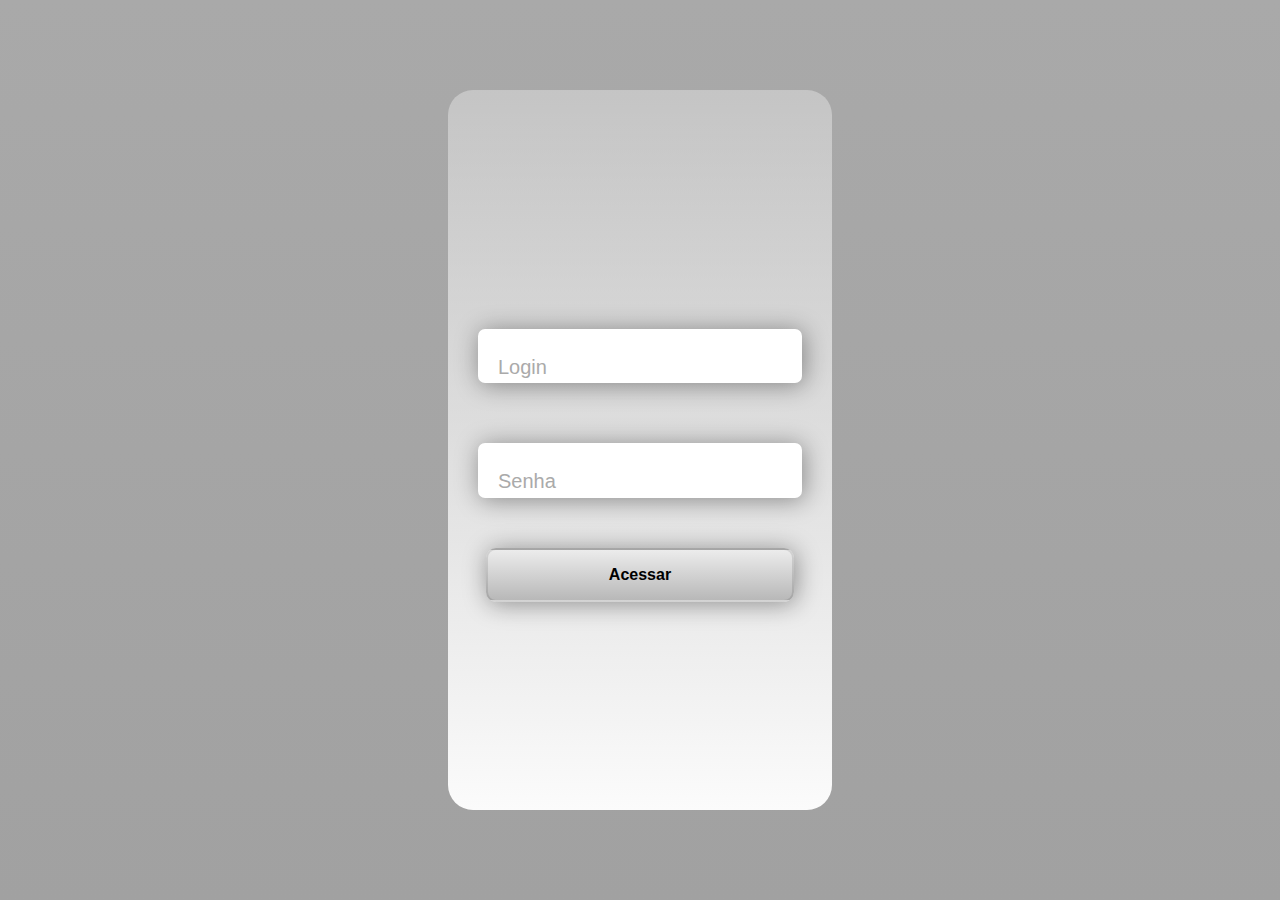
<file: index.html>
<!DOCTYPE html>
<html lang="pt-br">

<head>
    <meta charset="UTF-8">
    <meta name="viewport" content="width=device-width, initial-scale=1.0">
    <link rel="stylesheet" href="app/assets/css/login.css">
    <title>Acesso ao Sistema - Login</title>
</head>

<body>

    <div class="content-login">
        <div class="tela-login">
            <form action="app/assets/php/Request/Login.php" method="post">

                <div class="group-input">
                    <input type="text" id="login" name="email" class="input-text" required>
                    <small class="label-input">Login</small>
                </div> <!--group-input-->

                <div class="group-input">
                    <input type="password" id="password" name="senha" class="input-text" required minlength="4" maxlength="10">
                    <small class="label-input">Senha</small>
                </div> <!--group-input-->

                <div class="btn">
                    <input type="submit" value="Acessar">
                </div>

            </form> <!--form-->
        </div> <!--tela-login-->
    </div> <!--content-login-->

    <script>

        document.querySelectorAll(".label-input").forEach(label => {
            label.addEventListener("click", () => {
                const inputSelect = label.previousElementSibling;
                if (inputSelect){
                    inputSelect.focus();
                }
            })
        })
        document.querySelectorAll(".input-text").forEach(input => {
            input.addEventListener("focus", () => {
                const inputSelecionado = input.nextElementSibling;
                inputSelecionado.style = "top: -5%; fontSize: 14px; color:#333; background-color: #f3f3f3; border-radius: 5px";

            });

            input.addEventListener("blur", () => {
                if (input.value === "") {
                    const inputSelecionado = input.nextElementSibling;
                    inputSelecionado.style = "top: 50%; fontSize: 16px; color:#aaa; background-color: transparent; border-radius: 0";
                }
            });
        });



    </script>
</body>

</html>
</file>
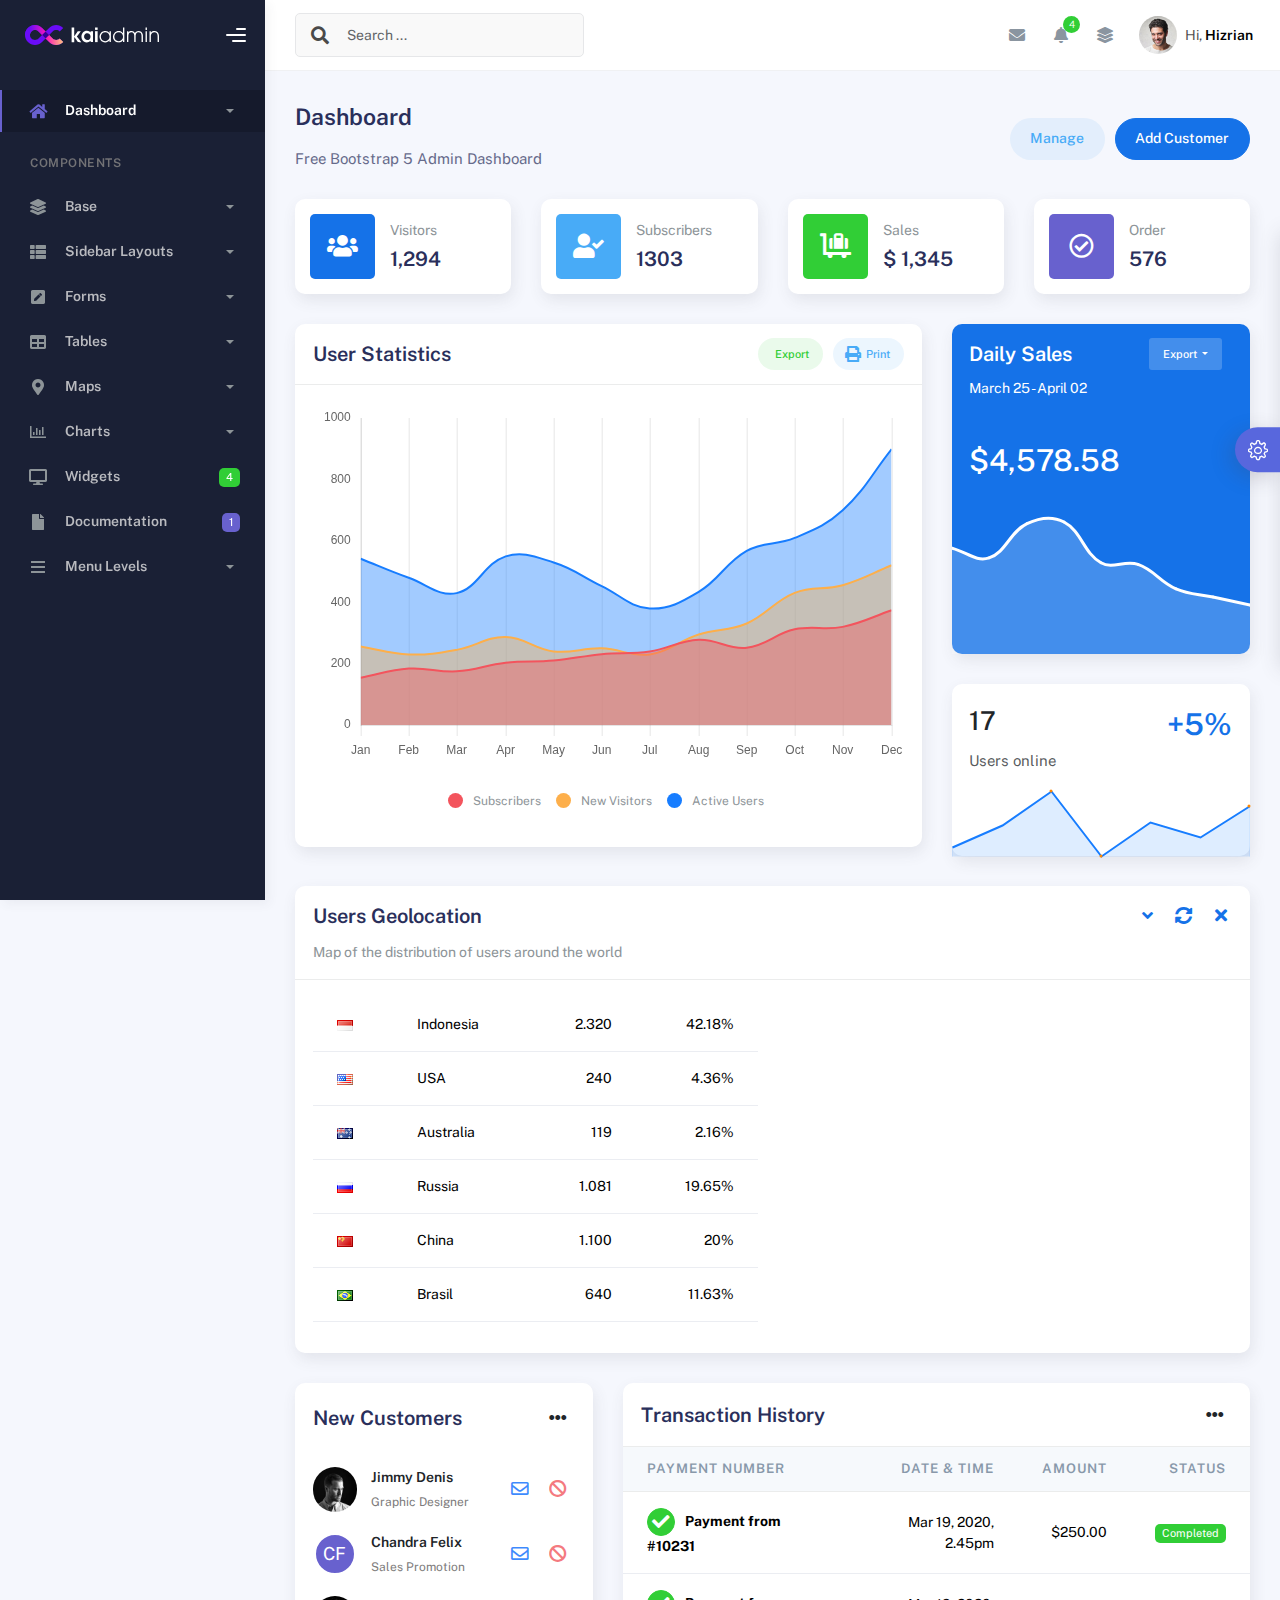
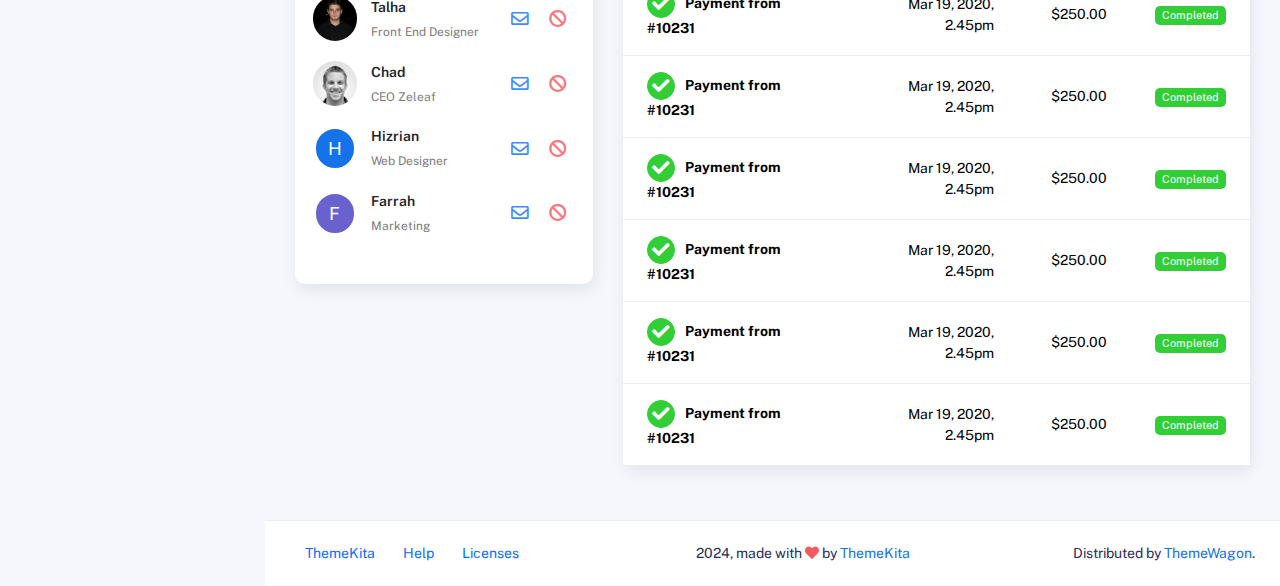
<file: app/MODELO_INDEX.html>
<!DOCTYPE html>
<html lang="pt-br">

<head>
  <meta http-equiv="X-UA-Compatible" content="IE=edge" />
  <title>Bem Vindo - RM Sistemas</title>
  <meta content="width=device-width, initial-scale=1.0, shrink-to-fit=no" name="viewport" />
  <link rel="icon" href="assets/img/kaiadmin/favicon.ico" type="image/x-icon" />

  <!-- Fonts and icons -->
  <script src="assets/js/plugin/webfont/webfont.min.js"></script>
  <script>
    WebFont.load({
      google: { families: ["Public Sans:300,400,500,600,700"] },
      custom: {
        families: [
          "Font Awesome 5 Solid",
          "Font Awesome 5 Regular",
          "Font Awesome 5 Brands",
          "simple-line-icons",
        ],
        urls: ["assets/css/fonts.min.css"],
      },
      active: function () {
        sessionStorage.fonts = true;
      },
    });
  </script>

  <!-- CSS Files -->
  <link rel="stylesheet" href="assets/css/bootstrap.min.css" />
  <link rel="stylesheet" href="assets/css/plugins.min.css" />
  <link rel="stylesheet" href="assets/css/kaiadmin.min.css" />

  <!-- CSS Just for demo purpose, don't include it in your project -->
  <link rel="stylesheet" href="assets/css/demo.css" />
</head>

<body>
  <div class="wrapper">
    <!-- Sidebar -->
    <div class="sidebar" data-background-color="dark">
      <div class="sidebar-logo">
        <!-- Logo Header -->
        <div class="logo-header" data-background-color="dark">
          <a href="index.html" class="logo">
            <img src="assets/img/kaiadmin/logo_light.svg" alt="navbar brand" class="navbar-brand" height="20" />
          </a>
          <div class="nav-toggle">
            <button class="btn btn-toggle toggle-sidebar">
              <i class="gg-menu-right"></i>
            </button>
            <button class="btn btn-toggle sidenav-toggler">
              <i class="gg-menu-left"></i>
            </button>
          </div>
          <button class="topbar-toggler more">
            <i class="gg-more-vertical-alt"></i>
          </button>
        </div>
        <!-- End Logo Header -->
      </div>
      <div class="sidebar-wrapper scrollbar scrollbar-inner">
        <div class="sidebar-content">
          <ul class="nav nav-secondary">
            <li class="nav-item active">
              <a data-bs-toggle="collapse" href="#dashboard" class="collapsed" aria-expanded="false">
                <i class="fas fa-home"></i>
                <p>Dashboard</p>
                <span class="caret"></span>
              </a>
              <div class="collapse" id="dashboard">
                <ul class="nav nav-collapse">
                  <li>
                    <a href="../demo1/index.html">
                      <span class="sub-item">Dashboard 1</span>
                    </a>
                  </li>
                </ul>
              </div>
            </li>
            <li class="nav-section">
              <span class="sidebar-mini-icon">
                <i class="fa fa-ellipsis-h"></i>
              </span>
              <h4 class="text-section">Components</h4>
            </li>
            <li class="nav-item">
              <a data-bs-toggle="collapse" href="#base">
                <i class="fas fa-layer-group"></i>
                <p>Base</p>
                <span class="caret"></span>
              </a>
              <div class="collapse" id="base">
                <ul class="nav nav-collapse">
                  <li>
                    <a href="components/avatars.html">
                      <span class="sub-item">Avatars</span>
                    </a>
                  </li>
                  <li>
                    <a href="components/buttons.html">
                      <span class="sub-item">Buttons</span>
                    </a>
                  </li>
                  <li>
                    <a href="components/gridsystem.html">
                      <span class="sub-item">Grid System</span>
                    </a>
                  </li>
                  <li>
                    <a href="components/panels.html">
                      <span class="sub-item">Panels</span>
                    </a>
                  </li>
                  <li>
                    <a href="components/notifications.html">
                      <span class="sub-item">Notifications</span>
                    </a>
                  </li>
                  <li>
                    <a href="components/sweetalert.html">
                      <span class="sub-item">Sweet Alert</span>
                    </a>
                  </li>
                  <li>
                    <a href="components/font-awesome-icons.html">
                      <span class="sub-item">Font Awesome Icons</span>
                    </a>
                  </li>
                  <li>
                    <a href="components/simple-line-icons.html">
                      <span class="sub-item">Simple Line Icons</span>
                    </a>
                  </li>
                  <li>
                    <a href="components/typography.html">
                      <span class="sub-item">Typography</span>
                    </a>
                  </li>
                </ul>
              </div>
            </li>
            <li class="nav-item">
              <a data-bs-toggle="collapse" href="#sidebarLayouts">
                <i class="fas fa-th-list"></i>
                <p>Sidebar Layouts</p>
                <span class="caret"></span>
              </a>
              <div class="collapse" id="sidebarLayouts">
                <ul class="nav nav-collapse">
                  <li>
                    <a href="sidebar-style-2.html">
                      <span class="sub-item">Sidebar Style 2</span>
                    </a>
                  </li>
                  <li>
                    <a href="icon-menu.html">
                      <span class="sub-item">Icon Menu</span>
                    </a>
                  </li>
                </ul>
              </div>
            </li>
            <li class="nav-item">
              <a data-bs-toggle="collapse" href="#forms">
                <i class="fas fa-pen-square"></i>
                <p>Forms</p>
                <span class="caret"></span>
              </a>
              <div class="collapse" id="forms">
                <ul class="nav nav-collapse">
                  <li>
                    <a href="forms/forms.html">
                      <span class="sub-item">Basic Form</span>
                    </a>
                  </li>
                </ul>
              </div>
            </li>
            <li class="nav-item">
              <a data-bs-toggle="collapse" href="#tables">
                <i class="fas fa-table"></i>
                <p>Tables</p>
                <span class="caret"></span>
              </a>
              <div class="collapse" id="tables">
                <ul class="nav nav-collapse">
                  <li>
                    <a href="tables/tables.html">
                      <span class="sub-item">Basic Table</span>
                    </a>
                  </li>
                  <li>
                    <a href="tables/datatables.html">
                      <span class="sub-item">Datatables</span>
                    </a>
                  </li>
                </ul>
              </div>
            </li>
            <li class="nav-item">
              <a data-bs-toggle="collapse" href="#maps">
                <i class="fas fa-map-marker-alt"></i>
                <p>Maps</p>
                <span class="caret"></span>
              </a>
              <div class="collapse" id="maps">
                <ul class="nav nav-collapse">
                  <li>
                    <a href="maps/googlemaps.html">
                      <span class="sub-item">Google Maps</span>
                    </a>
                  </li>
                  <li>
                    <a href="maps/jsvectormap.html">
                      <span class="sub-item">Jsvectormap</span>
                    </a>
                  </li>
                </ul>
              </div>
            </li>
            <li class="nav-item">
              <a data-bs-toggle="collapse" href="#charts">
                <i class="far fa-chart-bar"></i>
                <p>Charts</p>
                <span class="caret"></span>
              </a>
              <div class="collapse" id="charts">
                <ul class="nav nav-collapse">
                  <li>
                    <a href="charts/charts.html">
                      <span class="sub-item">Chart Js</span>
                    </a>
                  </li>
                  <li>
                    <a href="charts/sparkline.html">
                      <span class="sub-item">Sparkline</span>
                    </a>
                  </li>
                </ul>
              </div>
            </li>
            <li class="nav-item">
              <a href="widgets.html">
                <i class="fas fa-desktop"></i>
                <p>Widgets</p>
                <span class="badge badge-success">4</span>
              </a>
            </li>
            <li class="nav-item">
              <a href="../../documentation/index.html">
                <i class="fas fa-file"></i>
                <p>Documentation</p>
                <span class="badge badge-secondary">1</span>
              </a>
            </li>
            <li class="nav-item">
              <a data-bs-toggle="collapse" href="#submenu">
                <i class="fas fa-bars"></i>
                <p>Menu Levels</p>
                <span class="caret"></span>
              </a>
              <div class="collapse" id="submenu">
                <ul class="nav nav-collapse">
                  <li>
                    <a data-bs-toggle="collapse" href="#subnav1">
                      <span class="sub-item">Level 1</span>
                      <span class="caret"></span>
                    </a>
                    <div class="collapse" id="subnav1">
                      <ul class="nav nav-collapse subnav">
                        <li>
                          <a href="#">
                            <span class="sub-item">Level 2</span>
                          </a>
                        </li>
                        <li>
                          <a href="#">
                            <span class="sub-item">Level 2</span>
                          </a>
                        </li>
                      </ul>
                    </div>
                  </li>
                  <li>
                    <a data-bs-toggle="collapse" href="#subnav2">
                      <span class="sub-item">Level 1</span>
                      <span class="caret"></span>
                    </a>
                    <div class="collapse" id="subnav2">
                      <ul class="nav nav-collapse subnav">
                        <li>
                          <a href="#">
                            <span class="sub-item">Level 2</span>
                          </a>
                        </li>
                      </ul>
                    </div>
                  </li>
                  <li>
                    <a href="#">
                      <span class="sub-item">Level 1</span>
                    </a>
                  </li>
                </ul>
              </div>
            </li> <!-- nav-item modelo menu-->
          </ul>
        </div>
      </div>
    </div>
    <!-- End Sidebar -->

    <div class="main-panel">
      <div class="main-header">
        <div class="main-header-logo">
          <!-- Logo Header -->
          <div class="logo-header" data-background-color="dark">
            <a href="index.html" class="logo">
              <img src="assets/img/kaiadmin/logo_light.svg" alt="navbar brand" class="navbar-brand" height="20" />
            </a>
            <div class="nav-toggle">
              <button class="btn btn-toggle toggle-sidebar">
                <i class="gg-menu-right"></i>
              </button>
              <button class="btn btn-toggle sidenav-toggler">
                <i class="gg-menu-left"></i>
              </button>
            </div>
            <button class="topbar-toggler more">
              <i class="gg-more-vertical-alt"></i>
            </button>
          </div>
          <!-- End Logo Header -->
        </div>
        <!-- Navbar Header -->
        <nav class="navbar navbar-header navbar-header-transparent navbar-expand-lg border-bottom">
          <div class="container-fluid">
            <nav class="navbar navbar-header-left navbar-expand-lg navbar-form nav-search p-0 d-none d-lg-flex">
              <div class="input-group">
                <div class="input-group-prepend">
                  <button type="submit" class="btn btn-search pe-1">
                    <i class="fa fa-search search-icon"></i>
                  </button>
                </div>
                <input type="text" placeholder="Search ..." class="form-control" />
              </div>
            </nav>

            <ul class="navbar-nav topbar-nav ms-md-auto align-items-center">
              <li class="nav-item topbar-icon dropdown hidden-caret d-flex d-lg-none">
                <a class="nav-link dropdown-toggle" data-bs-toggle="dropdown" href="#" role="button"
                  aria-expanded="false" aria-haspopup="true">
                  <i class="fa fa-search"></i>
                </a>
                <ul class="dropdown-menu dropdown-search animated fadeIn">
                  <form class="navbar-left navbar-form nav-search">
                    <div class="input-group">
                      <input type="text" placeholder="Search ..." class="form-control" />
                    </div>
                  </form>
                </ul>
              </li>
              <li class="nav-item topbar-icon dropdown hidden-caret">
                <a class="nav-link dropdown-toggle" href="#" id="messageDropdown" role="button"
                  data-bs-toggle="dropdown" aria-haspopup="true" aria-expanded="false">
                  <i class="fa fa-envelope"></i>
                </a>
                <ul class="dropdown-menu messages-notif-box animated fadeIn" aria-labelledby="messageDropdown">
                  <li>
                    <div class="dropdown-title d-flex justify-content-between align-items-center">
                      Messages
                      <a href="#" class="small">Mark all as read</a>
                    </div>
                  </li>
                  <li>
                    <div class="message-notif-scroll scrollbar-outer">
                      <div class="notif-center">
                        <a href="#">
                          <div class="notif-img">
                            <img src="assets/img/jm_denis.jpg" alt="Img Profile" />
                          </div>
                          <div class="notif-content">
                            <span class="subject">Jimmy Denis</span>
                            <span class="block"> How are you ? </span>
                            <span class="time">5 minutes ago</span>
                          </div>
                        </a>
                        <a href="#">
                          <div class="notif-img">
                            <img src="assets/img/chadengle.jpg" alt="Img Profile" />
                          </div>
                          <div class="notif-content">
                            <span class="subject">Chad</span>
                            <span class="block"> Ok, Thanks ! </span>
                            <span class="time">12 minutes ago</span>
                          </div>
                        </a>
                        <a href="#">
                          <div class="notif-img">
                            <img src="assets/img/mlane.jpg" alt="Img Profile" />
                          </div>
                          <div class="notif-content">
                            <span class="subject">Jhon Doe</span>
                            <span class="block">
                              Ready for the meeting today...
                            </span>
                            <span class="time">12 minutes ago</span>
                          </div>
                        </a>
                        <a href="#">
                          <div class="notif-img">
                            <img src="assets/img/talha.jpg" alt="Img Profile" />
                          </div>
                          <div class="notif-content">
                            <span class="subject">Talha</span>
                            <span class="block"> Hi, Apa Kabar ? </span>
                            <span class="time">17 minutes ago</span>
                          </div>
                        </a>
                      </div>
                    </div>
                  </li>
                  <li>
                    <a class="see-all" href="javascript:void(0);">See all messages<i class="fa fa-angle-right"></i>
                    </a>
                  </li>
                </ul>
              </li>
              <li class="nav-item topbar-icon dropdown hidden-caret">
                <a class="nav-link dropdown-toggle" href="#" id="notifDropdown" role="button" data-bs-toggle="dropdown"
                  aria-haspopup="true" aria-expanded="false">
                  <i class="fa fa-bell"></i>
                  <span class="notification">4</span>
                </a>
                <ul class="dropdown-menu notif-box animated fadeIn" aria-labelledby="notifDropdown">
                  <li>
                    <div class="dropdown-title">
                      You have 4 new notification
                    </div>
                  </li>
                  <li>
                    <div class="notif-scroll scrollbar-outer">
                      <div class="notif-center">
                        <a href="#">
                          <div class="notif-icon notif-primary">
                            <i class="fa fa-user-plus"></i>
                          </div>
                          <div class="notif-content">
                            <span class="block"> New user registered </span>
                            <span class="time">5 minutes ago</span>
                          </div>
                        </a>
                        <a href="#">
                          <div class="notif-icon notif-success">
                            <i class="fa fa-comment"></i>
                          </div>
                          <div class="notif-content">
                            <span class="block">
                              Rahmad commented on Admin
                            </span>
                            <span class="time">12 minutes ago</span>
                          </div>
                        </a>
                        <a href="#">
                          <div class="notif-img">
                            <img src="assets/img/profile2.jpg" alt="Img Profile" />
                          </div>
                          <div class="notif-content">
                            <span class="block">
                              Reza send messages to you
                            </span>
                            <span class="time">12 minutes ago</span>
                          </div>
                        </a>
                        <a href="#">
                          <div class="notif-icon notif-danger">
                            <i class="fa fa-heart"></i>
                          </div>
                          <div class="notif-content">
                            <span class="block"> Farrah liked Admin </span>
                            <span class="time">17 minutes ago</span>
                          </div>
                        </a>
                      </div>
                    </div>
                  </li>
                  <li>
                    <a class="see-all" href="javascript:void(0);">See all notifications<i class="fa fa-angle-right"></i>
                    </a>
                  </li>
                </ul>
              </li>
              <li class="nav-item topbar-icon dropdown hidden-caret">
                <a class="nav-link" data-bs-toggle="dropdown" href="#" aria-expanded="false">
                  <i class="fas fa-layer-group"></i>
                </a>
                <div class="dropdown-menu quick-actions animated fadeIn">
                  <div class="quick-actions-header">
                    <span class="title mb-1">Quick Actions</span>
                    <span class="subtitle op-7">Shortcuts</span>
                  </div>
                  <div class="quick-actions-scroll scrollbar-outer">
                    <div class="quick-actions-items">
                      <div class="row m-0">
                        <a class="col-6 col-md-4 p-0" href="#">
                          <div class="quick-actions-item">
                            <div class="avatar-item bg-danger rounded-circle">
                              <i class="far fa-calendar-alt"></i>
                            </div>
                            <span class="text">Calendar</span>
                          </div>
                        </a>
                        <a class="col-6 col-md-4 p-0" href="#">
                          <div class="quick-actions-item">
                            <div class="avatar-item bg-warning rounded-circle">
                              <i class="fas fa-map"></i>
                            </div>
                            <span class="text">Maps</span>
                          </div>
                        </a>
                        <a class="col-6 col-md-4 p-0" href="#">
                          <div class="quick-actions-item">
                            <div class="avatar-item bg-info rounded-circle">
                              <i class="fas fa-file-excel"></i>
                            </div>
                            <span class="text">Reports</span>
                          </div>
                        </a>
                        <a class="col-6 col-md-4 p-0" href="#">
                          <div class="quick-actions-item">
                            <div class="avatar-item bg-success rounded-circle">
                              <i class="fas fa-envelope"></i>
                            </div>
                            <span class="text">Emails</span>
                          </div>
                        </a>
                        <a class="col-6 col-md-4 p-0" href="#">
                          <div class="quick-actions-item">
                            <div class="avatar-item bg-primary rounded-circle">
                              <i class="fas fa-file-invoice-dollar"></i>
                            </div>
                            <span class="text">Invoice</span>
                          </div>
                        </a>
                        <a class="col-6 col-md-4 p-0" href="#">
                          <div class="quick-actions-item">
                            <div class="avatar-item bg-secondary rounded-circle">
                              <i class="fas fa-credit-card"></i>
                            </div>
                            <span class="text">Payments</span>
                          </div>
                        </a>
                      </div>
                    </div>
                  </div>
                </div>
              </li>

              <li class="nav-item topbar-user dropdown hidden-caret">
                <a class="dropdown-toggle profile-pic" data-bs-toggle="dropdown" href="#" aria-expanded="false">
                  <div class="avatar-sm">
                    <img src="assets/img/profile.jpg" alt="..." class="avatar-img rounded-circle" />
                  </div>
                  <span class="profile-username">
                    <span class="op-7">Hi,</span>
                    <span class="fw-bold">Hizrian</span>
                  </span>
                </a>
                <ul class="dropdown-menu dropdown-user animated fadeIn">
                  <div class="dropdown-user-scroll scrollbar-outer">
                    <li>
                      <div class="user-box">
                        <div class="avatar-lg">
                          <img src="assets/img/profile.jpg" alt="image profile" class="avatar-img rounded" />
                        </div>
                        <div class="u-text">
                          <h4>Hizrian</h4>
                          <p class="text-muted">hello@example.com</p>
                          <a href="profile.html" class="btn btn-xs btn-secondary btn-sm">View Profile</a>
                        </div>
                      </div>
                    </li>
                    <li>
                      <div class="dropdown-divider"></div>
                      <a class="dropdown-item" href="#">My Profile</a>
                      <a class="dropdown-item" href="#">My Balance</a>
                      <a class="dropdown-item" href="#">Inbox</a>
                      <div class="dropdown-divider"></div>
                      <a class="dropdown-item" href="#">Account Setting</a>
                      <div class="dropdown-divider"></div>
                      <a class="dropdown-item" href="#">Logout</a>
                    </li>
                  </div>
                </ul>
              </li>
            </ul>
          </div>
        </nav>
        <!-- End Navbar -->
      </div>

      <div class="container">
        <div class="page-inner">
          <div class="d-flex align-items-left align-items-md-center flex-column flex-md-row pt-2 pb-4">
            <div>
              <h3 class="fw-bold mb-3">Dashboard</h3>
              <h6 class="op-7 mb-2">Free Bootstrap 5 Admin Dashboard</h6>
            </div>
            <div class="ms-md-auto py-2 py-md-0">
              <a href="#" class="btn btn-label-info btn-round me-2">Manage</a>
              <a href="#" class="btn btn-primary btn-round">Add Customer</a>
            </div>
          </div>
          <div class="row">
            <div class="col-sm-6 col-md-3">
              <div class="card card-stats card-round">
                <div class="card-body">
                  <div class="row align-items-center">
                    <div class="col-icon">
                      <div class="icon-big text-center icon-primary bubble-shadow-small">
                        <i class="fas fa-users"></i>
                      </div>
                    </div>
                    <div class="col col-stats ms-3 ms-sm-0">
                      <div class="numbers">
                        <p class="card-category">Visitors</p>
                        <h4 class="card-title">1,294</h4>
                      </div>
                    </div>
                  </div>
                </div>
              </div>
            </div>
            <div class="col-sm-6 col-md-3">
              <div class="card card-stats card-round">
                <div class="card-body">
                  <div class="row align-items-center">
                    <div class="col-icon">
                      <div class="icon-big text-center icon-info bubble-shadow-small">
                        <i class="fas fa-user-check"></i>
                      </div>
                    </div>
                    <div class="col col-stats ms-3 ms-sm-0">
                      <div class="numbers">
                        <p class="card-category">Subscribers</p>
                        <h4 class="card-title">1303</h4>
                      </div>
                    </div>
                  </div>
                </div>
              </div>
            </div>
            <div class="col-sm-6 col-md-3">
              <div class="card card-stats card-round">
                <div class="card-body">
                  <div class="row align-items-center">
                    <div class="col-icon">
                      <div class="icon-big text-center icon-success bubble-shadow-small">
                        <i class="fas fa-luggage-cart"></i>
                      </div>
                    </div>
                    <div class="col col-stats ms-3 ms-sm-0">
                      <div class="numbers">
                        <p class="card-category">Sales</p>
                        <h4 class="card-title">$ 1,345</h4>
                      </div>
                    </div>
                  </div>
                </div>
              </div>
            </div>
            <div class="col-sm-6 col-md-3">
              <div class="card card-stats card-round">
                <div class="card-body">
                  <div class="row align-items-center">
                    <div class="col-icon">
                      <div class="icon-big text-center icon-secondary bubble-shadow-small">
                        <i class="far fa-check-circle"></i>
                      </div>
                    </div>
                    <div class="col col-stats ms-3 ms-sm-0">
                      <div class="numbers">
                        <p class="card-category">Order</p>
                        <h4 class="card-title">576</h4>
                      </div>
                    </div>
                  </div>
                </div>
              </div>
            </div>
          </div>
          <div class="row">
            <div class="col-md-8">
              <div class="card card-round">
                <div class="card-header">
                  <div class="card-head-row">
                    <div class="card-title">User Statistics</div>
                    <div class="card-tools">
                      <a href="#" class="btn btn-label-success btn-round btn-sm me-2">
                        <span class="btn-label">
                          <i class="fa fa-pencil"></i>
                        </span>
                        Export
                      </a>
                      <a href="#" class="btn btn-label-info btn-round btn-sm">
                        <span class="btn-label">
                          <i class="fa fa-print"></i>
                        </span>
                        Print
                      </a>
                    </div>
                  </div>
                </div>
                <div class="card-body">
                  <div class="chart-container" style="min-height: 375px">
                    <canvas id="statisticsChart"></canvas>
                  </div>
                  <div id="myChartLegend"></div>
                </div>
              </div>
            </div>
            <div class="col-md-4">
              <div class="card card-primary card-round">
                <div class="card-header">
                  <div class="card-head-row">
                    <div class="card-title">Daily Sales</div>
                    <div class="card-tools">
                      <div class="dropdown">
                        <button class="btn btn-sm btn-label-light dropdown-toggle" type="button" id="dropdownMenuButton"
                          data-bs-toggle="dropdown" aria-haspopup="true" aria-expanded="false">
                          Export
                        </button>
                        <div class="dropdown-menu" aria-labelledby="dropdownMenuButton">
                          <a class="dropdown-item" href="#">Action</a>
                          <a class="dropdown-item" href="#">Another action</a>
                          <a class="dropdown-item" href="#">Something else here</a>
                        </div>
                      </div>
                    </div>
                  </div>
                  <div class="card-category">March 25 - April 02</div>
                </div>
                <div class="card-body pb-0">
                  <div class="mb-4 mt-2">
                    <h1>$4,578.58</h1>
                  </div>
                  <div class="pull-in">
                    <canvas id="dailySalesChart"></canvas>
                  </div>
                </div>
              </div>
              <div class="card card-round">
                <div class="card-body pb-0">
                  <div class="h1 fw-bold float-end text-primary">+5%</div>
                  <h2 class="mb-2">17</h2>
                  <p class="text-muted">Users online</p>
                  <div class="pull-in sparkline-fix">
                    <div id="lineChart"></div>
                  </div>
                </div>
              </div>
            </div>
          </div>
          <div class="row">
            <div class="col-md-12">
              <div class="card card-round">
                <div class="card-header">
                  <div class="card-head-row card-tools-still-right">
                    <h4 class="card-title">Users Geolocation</h4>
                    <div class="card-tools">
                      <button class="btn btn-icon btn-link btn-primary btn-xs">
                        <span class="fa fa-angle-down"></span>
                      </button>
                      <button class="btn btn-icon btn-link btn-primary btn-xs btn-refresh-card">
                        <span class="fa fa-sync-alt"></span>
                      </button>
                      <button class="btn btn-icon btn-link btn-primary btn-xs">
                        <span class="fa fa-times"></span>
                      </button>
                    </div>
                  </div>
                  <p class="card-category">
                    Map of the distribution of users around the world
                  </p>
                </div>
                <div class="card-body">
                  <div class="row">
                    <div class="col-md-6">
                      <div class="table-responsive table-hover table-sales">
                        <table class="table">
                          <tbody>
                            <tr>
                              <td>
                                <div class="flag">
                                  <img src="assets/img/flags/id.png" alt="indonesia" />
                                </div>
                              </td>
                              <td>Indonesia</td>
                              <td class="text-end">2.320</td>
                              <td class="text-end">42.18%</td>
                            </tr>
                            <tr>
                              <td>
                                <div class="flag">
                                  <img src="assets/img/flags/us.png" alt="united states" />
                                </div>
                              </td>
                              <td>USA</td>
                              <td class="text-end">240</td>
                              <td class="text-end">4.36%</td>
                            </tr>
                            <tr>
                              <td>
                                <div class="flag">
                                  <img src="assets/img/flags/au.png" alt="australia" />
                                </div>
                              </td>
                              <td>Australia</td>
                              <td class="text-end">119</td>
                              <td class="text-end">2.16%</td>
                            </tr>
                            <tr>
                              <td>
                                <div class="flag">
                                  <img src="assets/img/flags/ru.png" alt="russia" />
                                </div>
                              </td>
                              <td>Russia</td>
                              <td class="text-end">1.081</td>
                              <td class="text-end">19.65%</td>
                            </tr>
                            <tr>
                              <td>
                                <div class="flag">
                                  <img src="assets/img/flags/cn.png" alt="china" />
                                </div>
                              </td>
                              <td>China</td>
                              <td class="text-end">1.100</td>
                              <td class="text-end">20%</td>
                            </tr>
                            <tr>
                              <td>
                                <div class="flag">
                                  <img src="assets/img/flags/br.png" alt="brazil" />
                                </div>
                              </td>
                              <td>Brasil</td>
                              <td class="text-end">640</td>
                              <td class="text-end">11.63%</td>
                            </tr>
                          </tbody>
                        </table>
                      </div>
                    </div>
                    <div class="col-md-6">
                      <div class="mapcontainer">
                        <div id="world-map" class="w-100" style="height: 300px"></div>
                      </div>
                    </div>
                  </div>
                </div>
              </div>
            </div>
          </div>
          <div class="row">
            <div class="col-md-4">
              <div class="card card-round">
                <div class="card-body">
                  <div class="card-head-row card-tools-still-right">
                    <div class="card-title">New Customers</div>
                    <div class="card-tools">
                      <div class="dropdown">
                        <button class="btn btn-icon btn-clean me-0" type="button" id="dropdownMenuButton"
                          data-bs-toggle="dropdown" aria-haspopup="true" aria-expanded="false">
                          <i class="fas fa-ellipsis-h"></i>
                        </button>
                        <div class="dropdown-menu" aria-labelledby="dropdownMenuButton">
                          <a class="dropdown-item" href="#">Action</a>
                          <a class="dropdown-item" href="#">Another action</a>
                          <a class="dropdown-item" href="#">Something else here</a>
                        </div>
                      </div>
                    </div>
                  </div>
                  <div class="card-list py-4">
                    <div class="item-list">
                      <div class="avatar">
                        <img src="assets/img/jm_denis.jpg" alt="..." class="avatar-img rounded-circle" />
                      </div>
                      <div class="info-user ms-3">
                        <div class="username">Jimmy Denis</div>
                        <div class="status">Graphic Designer</div>
                      </div>
                      <button class="btn btn-icon btn-link op-8 me-1">
                        <i class="far fa-envelope"></i>
                      </button>
                      <button class="btn btn-icon btn-link btn-danger op-8">
                        <i class="fas fa-ban"></i>
                      </button>
                    </div>
                    <div class="item-list">
                      <div class="avatar">
                        <span class="avatar-title rounded-circle border border-white">CF</span>
                      </div>
                      <div class="info-user ms-3">
                        <div class="username">Chandra Felix</div>
                        <div class="status">Sales Promotion</div>
                      </div>
                      <button class="btn btn-icon btn-link op-8 me-1">
                        <i class="far fa-envelope"></i>
                      </button>
                      <button class="btn btn-icon btn-link btn-danger op-8">
                        <i class="fas fa-ban"></i>
                      </button>
                    </div>
                    <div class="item-list">
                      <div class="avatar">
                        <img src="assets/img/talha.jpg" alt="..." class="avatar-img rounded-circle" />
                      </div>
                      <div class="info-user ms-3">
                        <div class="username">Talha</div>
                        <div class="status">Front End Designer</div>
                      </div>
                      <button class="btn btn-icon btn-link op-8 me-1">
                        <i class="far fa-envelope"></i>
                      </button>
                      <button class="btn btn-icon btn-link btn-danger op-8">
                        <i class="fas fa-ban"></i>
                      </button>
                    </div>
                    <div class="item-list">
                      <div class="avatar">
                        <img src="assets/img/chadengle.jpg" alt="..." class="avatar-img rounded-circle" />
                      </div>
                      <div class="info-user ms-3">
                        <div class="username">Chad</div>
                        <div class="status">CEO Zeleaf</div>
                      </div>
                      <button class="btn btn-icon btn-link op-8 me-1">
                        <i class="far fa-envelope"></i>
                      </button>
                      <button class="btn btn-icon btn-link btn-danger op-8">
                        <i class="fas fa-ban"></i>
                      </button>
                    </div>
                    <div class="item-list">
                      <div class="avatar">
                        <span class="avatar-title rounded-circle border border-white bg-primary">H</span>
                      </div>
                      <div class="info-user ms-3">
                        <div class="username">Hizrian</div>
                        <div class="status">Web Designer</div>
                      </div>
                      <button class="btn btn-icon btn-link op-8 me-1">
                        <i class="far fa-envelope"></i>
                      </button>
                      <button class="btn btn-icon btn-link btn-danger op-8">
                        <i class="fas fa-ban"></i>
                      </button>
                    </div>
                    <div class="item-list">
                      <div class="avatar">
                        <span class="avatar-title rounded-circle border border-white bg-secondary">F</span>
                      </div>
                      <div class="info-user ms-3">
                        <div class="username">Farrah</div>
                        <div class="status">Marketing</div>
                      </div>
                      <button class="btn btn-icon btn-link op-8 me-1">
                        <i class="far fa-envelope"></i>
                      </button>
                      <button class="btn btn-icon btn-link btn-danger op-8">
                        <i class="fas fa-ban"></i>
                      </button>
                    </div>
                  </div>
                </div>
              </div>
            </div>
            <div class="col-md-8">
              <div class="card card-round">
                <div class="card-header">
                  <div class="card-head-row card-tools-still-right">
                    <div class="card-title">Transaction History</div>
                    <div class="card-tools">
                      <div class="dropdown">
                        <button class="btn btn-icon btn-clean me-0" type="button" id="dropdownMenuButton"
                          data-bs-toggle="dropdown" aria-haspopup="true" aria-expanded="false">
                          <i class="fas fa-ellipsis-h"></i>
                        </button>
                        <div class="dropdown-menu" aria-labelledby="dropdownMenuButton">
                          <a class="dropdown-item" href="#">Action</a>
                          <a class="dropdown-item" href="#">Another action</a>
                          <a class="dropdown-item" href="#">Something else here</a>
                        </div>
                      </div>
                    </div>
                  </div>
                </div>
                <div class="card-body p-0">
                  <div class="table-responsive">
                    <!-- Projects table -->
                    <table class="table align-items-center mb-0">
                      <thead class="thead-light">
                        <tr>
                          <th scope="col">Payment Number</th>
                          <th scope="col" class="text-end">Date & Time</th>
                          <th scope="col" class="text-end">Amount</th>
                          <th scope="col" class="text-end">Status</th>
                        </tr>
                      </thead>
                      <tbody>
                        <tr>
                          <th scope="row">
                            <button class="btn btn-icon btn-round btn-success btn-sm me-2">
                              <i class="fa fa-check"></i>
                            </button>
                            Payment from #10231
                          </th>
                          <td class="text-end">Mar 19, 2020, 2.45pm</td>
                          <td class="text-end">$250.00</td>
                          <td class="text-end">
                            <span class="badge badge-success">Completed</span>
                          </td>
                        </tr>
                        <tr>
                          <th scope="row">
                            <button class="btn btn-icon btn-round btn-success btn-sm me-2">
                              <i class="fa fa-check"></i>
                            </button>
                            Payment from #10231
                          </th>
                          <td class="text-end">Mar 19, 2020, 2.45pm</td>
                          <td class="text-end">$250.00</td>
                          <td class="text-end">
                            <span class="badge badge-success">Completed</span>
                          </td>
                        </tr>
                        <tr>
                          <th scope="row">
                            <button class="btn btn-icon btn-round btn-success btn-sm me-2">
                              <i class="fa fa-check"></i>
                            </button>
                            Payment from #10231
                          </th>
                          <td class="text-end">Mar 19, 2020, 2.45pm</td>
                          <td class="text-end">$250.00</td>
                          <td class="text-end">
                            <span class="badge badge-success">Completed</span>
                          </td>
                        </tr>
                        <tr>
                          <th scope="row">
                            <button class="btn btn-icon btn-round btn-success btn-sm me-2">
                              <i class="fa fa-check"></i>
                            </button>
                            Payment from #10231
                          </th>
                          <td class="text-end">Mar 19, 2020, 2.45pm</td>
                          <td class="text-end">$250.00</td>
                          <td class="text-end">
                            <span class="badge badge-success">Completed</span>
                          </td>
                        </tr>
                        <tr>
                          <th scope="row">
                            <button class="btn btn-icon btn-round btn-success btn-sm me-2">
                              <i class="fa fa-check"></i>
                            </button>
                            Payment from #10231
                          </th>
                          <td class="text-end">Mar 19, 2020, 2.45pm</td>
                          <td class="text-end">$250.00</td>
                          <td class="text-end">
                            <span class="badge badge-success">Completed</span>
                          </td>
                        </tr>
                        <tr>
                          <th scope="row">
                            <button class="btn btn-icon btn-round btn-success btn-sm me-2">
                              <i class="fa fa-check"></i>
                            </button>
                            Payment from #10231
                          </th>
                          <td class="text-end">Mar 19, 2020, 2.45pm</td>
                          <td class="text-end">$250.00</td>
                          <td class="text-end">
                            <span class="badge badge-success">Completed</span>
                          </td>
                        </tr>
                        <tr>
                          <th scope="row">
                            <button class="btn btn-icon btn-round btn-success btn-sm me-2">
                              <i class="fa fa-check"></i>
                            </button>
                            Payment from #10231
                          </th>
                          <td class="text-end">Mar 19, 2020, 2.45pm</td>
                          <td class="text-end">$250.00</td>
                          <td class="text-end">
                            <span class="badge badge-success">Completed</span>
                          </td>
                        </tr>
                      </tbody>
                    </table>
                  </div>
                </div>
              </div>
            </div>
          </div>
        </div>
      </div>

      <footer class="footer">
        <div class="container-fluid d-flex justify-content-between">
          <nav class="pull-left">
            <ul class="nav">
              <li class="nav-item">
                <a class="nav-link" href="http://www.themekita.com">
                  ThemeKita
                </a>
              </li>
              <li class="nav-item">
                <a class="nav-link" href="#"> Help </a>
              </li>
              <li class="nav-item">
                <a class="nav-link" href="#"> Licenses </a>
              </li>
            </ul>
          </nav>
          <div class="copyright">
            2024, made with <i class="fa fa-heart heart text-danger"></i> by
            <a href="http://www.themekita.com">ThemeKita</a>
          </div>
          <div>
            Distributed by
            <a target="_blank" href="https://themewagon.com/">ThemeWagon</a>.
          </div>
        </div>
      </footer>
    </div>

    <!-- Custom template | don't include it in your project! -->
    <div class="custom-template">
      <div class="title">Settings</div>
      <div class="custom-content">
        <div class="switcher">
          <div class="switch-block">
            <h4>Logo Header</h4>
            <div class="btnSwitch">
              <button type="button" class="selected changeLogoHeaderColor" data-color="dark"></button>
              <button type="button" class="changeLogoHeaderColor" data-color="blue"></button>
              <button type="button" class="changeLogoHeaderColor" data-color="purple"></button>
              <button type="button" class="changeLogoHeaderColor" data-color="light-blue"></button>
              <button type="button" class="changeLogoHeaderColor" data-color="green"></button>
              <button type="button" class="changeLogoHeaderColor" data-color="orange"></button>
              <button type="button" class="changeLogoHeaderColor" data-color="red"></button>
              <button type="button" class="changeLogoHeaderColor" data-color="white"></button>
              <br />
              <button type="button" class="changeLogoHeaderColor" data-color="dark2"></button>
              <button type="button" class="changeLogoHeaderColor" data-color="blue2"></button>
              <button type="button" class="changeLogoHeaderColor" data-color="purple2"></button>
              <button type="button" class="changeLogoHeaderColor" data-color="light-blue2"></button>
              <button type="button" class="changeLogoHeaderColor" data-color="green2"></button>
              <button type="button" class="changeLogoHeaderColor" data-color="orange2"></button>
              <button type="button" class="changeLogoHeaderColor" data-color="red2"></button>
            </div>
          </div>
          <div class="switch-block">
            <h4>Navbar Header</h4>
            <div class="btnSwitch">
              <button type="button" class="changeTopBarColor" data-color="dark"></button>
              <button type="button" class="changeTopBarColor" data-color="blue"></button>
              <button type="button" class="changeTopBarColor" data-color="purple"></button>
              <button type="button" class="changeTopBarColor" data-color="light-blue"></button>
              <button type="button" class="changeTopBarColor" data-color="green"></button>
              <button type="button" class="changeTopBarColor" data-color="orange"></button>
              <button type="button" class="changeTopBarColor" data-color="red"></button>
              <button type="button" class="selected changeTopBarColor" data-color="white"></button>
              <br />
              <button type="button" class="changeTopBarColor" data-color="dark2"></button>
              <button type="button" class="changeTopBarColor" data-color="blue2"></button>
              <button type="button" class="changeTopBarColor" data-color="purple2"></button>
              <button type="button" class="changeTopBarColor" data-color="light-blue2"></button>
              <button type="button" class="changeTopBarColor" data-color="green2"></button>
              <button type="button" class="changeTopBarColor" data-color="orange2"></button>
              <button type="button" class="changeTopBarColor" data-color="red2"></button>
            </div>
          </div>
          <div class="switch-block">
            <h4>Sidebar</h4>
            <div class="btnSwitch">
              <button type="button" class="changeSideBarColor" data-color="white"></button>
              <button type="button" class="selected changeSideBarColor" data-color="dark"></button>
              <button type="button" class="changeSideBarColor" data-color="dark2"></button>
            </div>
          </div>
        </div>
      </div>
      <div class="custom-toggle">
        <i class="icon-settings"></i>
      </div>
    </div>
    <!-- End Custom template -->
  </div>
  <!--   Core JS Files   -->
  <script src="assets/js/core/jquery-3.7.1.min.js"></script>
  <script src="assets/js/core/popper.min.js"></script>
  <script src="assets/js/core/bootstrap.min.js"></script>

  <!-- jQuery Scrollbar -->
  <script src="assets/js/plugin/jquery-scrollbar/jquery.scrollbar.min.js"></script>

  <!-- Chart JS -->
  <script src="assets/js/plugin/chart.js/chart.min.js"></script>

  <!-- jQuery Sparkline -->
  <script src="assets/js/plugin/jquery.sparkline/jquery.sparkline.min.js"></script>

  <!-- Chart Circle -->
  <script src="assets/js/plugin/chart-circle/circles.min.js"></script>

  <!-- Datatables -->
  <script src="assets/js/plugin/datatables/datatables.min.js"></script>

  <!-- Bootstrap Notify -->
  <script src="assets/js/plugin/bootstrap-notify/bootstrap-notify.min.js"></script>

  <!-- jQuery Vector Maps -->
  <script src="assets/js/plugin/jsvectormap/jsvectormap.min.js"></script>
  <script src="assets/js/plugin/jsvectormap/world.js"></script>

  <!-- Sweet Alert -->
  <script src="assets/js/plugin/sweetalert/sweetalert.min.js"></script>

  <!-- Kaiadmin JS -->
  <script src="assets/js/kaiadmin.min.js"></script>

  <!-- Kaiadmin DEMO methods, don't include it in your project! -->
  <script src="assets/js/setting-demo.js"></script>
  <script src="assets/js/demo.js"></script>
  <script>
    $("#lineChart").sparkline([102, 109, 120, 99, 110, 105, 115], {
      type: "line",
      height: "70",
      width: "100%",
      lineWidth: "2",
      lineColor: "#177dff",
      fillColor: "rgba(23, 125, 255, 0.14)",
    });

    $("#lineChart2").sparkline([99, 125, 122, 105, 110, 124, 115], {
      type: "line",
      height: "70",
      width: "100%",
      lineWidth: "2",
      lineColor: "#f3545d",
      fillColor: "rgba(243, 84, 93, .14)",
    });

    $("#lineChart3").sparkline([105, 103, 123, 100, 95, 105, 115], {
      type: "line",
      height: "70",
      width: "100%",
      lineWidth: "2",
      lineColor: "#ffa534",
      fillColor: "rgba(255, 165, 52, .14)",
    });
  </script>
</body>

</html>
</file>
<file: app/assets/css/login.css>
*{
    margin: 0;
    padding: 0;
    box-sizing: border-box;
    font-family: sans-serif;
}

.content-login{
    width: 100%;
    height: 100vh;
    display: flex;
    align-items: center;
    justify-content: center;
    background: linear-gradient(#55555581 , #0000005e);
}

.tela-login{
    width: 30%;
    height: 80%;
    background: linear-gradient(#ffffff54 , #fbfbfb);
    border-radius: 25px;
}

.tela-login form{
    width: 100%;
    height: 100%;
    display: flex;
    align-items: center;
    justify-content: center;
    flex-direction: column;
}

.group-input {
    position: relative;
    width: 100%;
    display: flex;
    flex-direction: column;
    position: relative;
    padding: 10px 30px;
    margin: 20px 0;
    
}

.group-input .label-input{
    position: absolute;
    font-size: 14px;
    color: #aaa;
    z-index: 1;
    top: 50%;
    padding: 0 20px;
    font-size: 20px;
    transition: .5s;
}

.group-input input[type="text"],
.group-input input[type="password"]{
    position: relative;
    font-size: 15px;
    padding: 2em 0 .5em .2em;
    color: #333333d7;
    transition: .5s ease;
    outline: none;
    border: none;
    z-index: 0;
    border-radius: 7px;
    box-shadow: 2px 2px 25px rgba(0, 0, 0, 0.397);
}

.group-input input[type="text"]:focus,
.group-input input[type="password"] {
    padding: 2em 0 .5em .2em;
}

.btn{
    width: 100%;
    text-align: center;
    margin: 20px 0 0 0 ;
}

.btn > input[type="submit"]{
    width: 80%;
    padding: 1em 0;
    border-radius: 10px;
    outline: none;
    border: 2px solid #0000001a;
    font-size: 1em;
    font-weight: bold;
    box-shadow: 2px 2px 25px rgba(0, 0, 0, 0.397);
    background: linear-gradient( #ececec , #b8b8b8);
    cursor: pointer;
}


@media screen and (max-width: 1024px) and (min-width: 500px) {
    .tela-login{
        width: 60%;
        height: 80%;
    }
}

@media screen and (max-width: 500px) {
    .tela-login{
        width: 80%;
        height: 60%;
    }
}
</file>
<file: app/assets/css/demo.css>
.gg-check {
  box-sizing: border-box;
  position: relative;
  display: block;
  transform: scale(var(--ggs, 1));
  width: 22px;
  height: 22px;
  border: 2px solid transparent;
  border-radius: 100px; }
  .gg-check::after {
    content: "";
    display: block;
    box-sizing: border-box;
    position: absolute;
    left: 3px;
    top: -1px;
    width: 6px;
    height: 10px;
    border-width: 0 2px 2px 0;
    border-style: solid;
    transform-origin: bottom left;
    transform: rotate(45deg); }

.custom-template {
  position: fixed;
  top: 50%;
  transform: translateY(-50%);
  right: -325px;
  width: 325px;
  height: max-content;
  display: block;
  z-index: 1;
  background: #ffffff;
  transition: all .3s;
  z-index: 1003;
  box-shadow: -1px 1px 20px rgba(69, 65, 78, 0.15);
  border-top-left-radius: 5px;
  border-bottom-left-radius: 5px;
  transition: all .5s; }
  .custom-template.open {
    right: 0px; }
  .custom-template .custom-toggle {
    position: absolute;
    width: 45px;
    height: 45px;
    background: #5867dd;
    top: 50%;
    left: -45px;
    transform: translateY(-50%);
    display: flex;
    align-items: center;
    justify-content: center;
    text-align: center;
    border-top-left-radius: 30px;
    border-bottom-left-radius: 30px;
    /*border-right: 1px solid #177dff;*/
    cursor: pointer;
    color: #ffffff;
    box-shadow: -5px 5px 20px rgba(69, 65, 78, 0.21); }
    .custom-template .custom-toggle i {
      font-size: 20px;
      animation: 1.3s spin linear infinite; }
  .custom-template .title {
    padding: 15px;
    text-align: left;
    font-size: 16px;
    font-weight: 600;
    color: #ffffff;
    border-top-left-radius: 5px;
    border-bottom: 1px solid #ebedf2;
    background: #5867dd; }
  .custom-template .custom-content {
    padding: 20px 15px;
    max-height: calc(100vh - 90px);
    overflow: auto; }
  .custom-template .switcher {
    padding: 5px 0; }
  .custom-template .switch-block h4 {
    font-size: 13px;
    font-weight: 600;
    color: #444;
    line-height: 1.3;
    margin-bottom: 0;
    text-transform: uppercase; }
  .custom-template .btnSwitch {
    margin-top: 20px;
    margin-bottom: 25px; }
    .custom-template .btnSwitch button {
      border: 0px;
      height: 22px;
      width: 22px;
      outline: 0;
      margin-right: 6px;
      margin-bottom: 6px;
      cursor: pointer;
      padding: 0;
      border-radius: 50%;
      border: 2px solid #ededed;
      position: relative;
      transition: all .2s; }
      .custom-template .btnSwitch button:hover {
        border-color: #0bf; }
      .custom-template .btnSwitch button.selected {
        border-color: #0bf;
        display: inline-flex;
        align-items: center; }
      .custom-template .btnSwitch button:not([data-color="white"], [data-color="bg1"], [data-color="bg2"], [data-color="bg3"]) .gg-check:after {
        border-color: #fff; }
  .custom-template .img-pick {
    padding: 4px;
    min-height: 100px;
    border-radius: 5px;
    cursor: pointer; }
    .custom-template .img-pick img {
      height: 100%;
      height: 100px;
      width: 100%;
      border-radius: 5px;
      border: 2px solid transparent; }
    .custom-template .img-pick:hover img, .custom-template .img-pick.active img {
      border-color: #177dff; }

.demo .btn, .demo .progress {
  margin-bottom: 15px !important; }
.demo .form-check-label, .demo .form-radio-label, .demo .toggle, .demo .btn-group {
  margin-right: 15px; }
.demo #slider {
  margin-bottom: 15px; }

.table-typo tbody > tr > td {
  border-color: #fafafa; }
  .table-typo tbody > tr > td:first-child {
    min-width: 200px;
    vertical-align: bottom; }
    .table-typo tbody > tr > td:first-child p {
      font-size: 14px;
      color: #333; }

.demo-icon {
  display: flex;
  flex-direction: row;
  align-items: center;
  margin-bottom: 20px;
  padding: 10px;
  transition: all .2s; }
  .demo-icon:hover {
    background-color: #f4f5f8;
    border-radius: 3px; }
  .demo-icon .icon-preview {
    font-size: 1.8rem;
    margin-right: 10px;
    line-height: 1;
    color: #333439; }

body[data-background-color="dark"] .demo-icon .icon-preview {
  color: #969696; }

.demo-icon .icon-class {
  font-weight: 300;
  font-size: 13px;
  color: #777; }

body[data-background-color="dark"] .demo-icon .icon-class {
  color: #a9a8a8; }

.form-show-notify .form-control {
  margin-bottom: 15px; }
.form-show-notify label {
  padding-top: 0.65rem; }

.map-demo {
  height: 300px; }

#instructions li {
  padding: 5px 0; }

.row-demo-grid {
  margin-bottom: 15px; }
  .row-demo-grid [class^="col"] {
    text-align: center; }
    .row-demo-grid [class^="col"] .card-body {
      background: #ddd; }

.btnSwitch button[data-color="white"] {
  background-color: #fff; }
.btnSwitch button[data-color="grey"] {
  background-color: #f1f1f1; }
.btnSwitch button[data-color="black"] {
  background-color: #191919; }
.btnSwitch button[data-color="dark"] {
  background-color: #1a2035; }
.btnSwitch button[data-color="blue"] {
  background-color: #1572E8; }
.btnSwitch button[data-color="purple"] {
  background-color: #6861CE; }
.btnSwitch button[data-color="light-blue"] {
  background-color: #48ABF7; }
.btnSwitch button[data-color="green"] {
  background-color: #31CE36; }
.btnSwitch button[data-color="orange"] {
  background-color: #FFAD46; }
.btnSwitch button[data-color="red"] {
  background-color: #F25961; }
.btnSwitch button[data-color="dark2"] {
  background-color: #1f283e; }
.btnSwitch button[data-color="blue2"] {
  background-color: #1269DB; }
.btnSwitch button[data-color="purple2"] {
  background-color: #5C55BF; }
.btnSwitch button[data-color="light-blue2"] {
  background-color: #3697E1; }
.btnSwitch button[data-color="green2"] {
  background-color: #2BB930; }
.btnSwitch button[data-color="orange2"] {
  background-color: #FF9E27; }
.btnSwitch button[data-color="red2"] {
  background-color: #EA4d56; }
.btnSwitch button[data-color="bg1"] {
  background-color: #fafafa; }
.btnSwitch button[data-color="bg2"] {
  background-color: #fff; }
.btnSwitch button[data-color="bg3"] {
  background-color: #f1f1f1; }

#modalShowcase .btn-close {
  background: #ff0000;
  opacity: 0.7;
  display: flex; }
  #modalShowcase .btn-close svg {
    fill: #fff;
    width: 16px;
    height: 16px; }
#modalShowcase .preview-showcase {
  background: #F1F1F4;
  border-radius: 8px;
  padding: 24px 32px;
  padding-bottom: 0;
  padding-right: 0;
  overflow: hidden;
  transition: all .3s ease; }
  #modalShowcase .preview-showcase:hover {
    transform: translateY(-2.5%);
    background: #e9f6f9; }
#modalShowcase .preview-title {
  color: #071437;
  font-weight: 700;
  font-size: 16px;
  margin-bottom: 22.750px; }
#modalShowcase .preview-img {
  width: 100% !important;
  height: auto;
  object-fit: cover;
  transition: all .3s ease; }

#checkOutMoreDemos {
  display: flex;
  position: fixed;
  bottom: 12px;
  right: 12px;
  background: #fff;
  color: #252F4A;
  font-weight: 600;
  flex-direction: column;
  align-items: center;
  justify-content: center;
  width: 66px;
  height: 70px;
  font-size: 12px;
  box-shadow: -5px 5px 20px rgba(69, 65, 78, 0.21); }
  #checkOutMoreDemos i {
    width: 23px;
    height: 23px;
    font-size: 16px;
    margin-bottom: 0.5rem !important;
    padding-top: 0.25rem !important; }
  #checkOutMoreDemos:hover {
    background: #1e2129;
    color: #fff;
    opacity: 1;
    transition: color .2s ease; }

@media screen and (max-width: 1200px) {
  #modalShowcase .modal-dialog {
    padding: 3rem !important; } }
@media screen and (max-width: 550px) {
  .table-typo tr td {
    display: flex;
    align-items: center;
    word-break: break-word; }
    .table-typo tr td:first-child p {
      margin-bottom: 0px; }

  #modalShowcase .modal-dialog {
    padding: 32px !important; }
  #modalShowcase h3 {
    font-size: 16px; }
  #modalShowcase .preview-showcase {
    padding: 24px;
    padding-right: 0;
    padding-bottom: 0; } }
@media screen and (max-width: 576px) {
  .custom-template .custom-content {
    overflow: auto; }

  .form-show-notify > .text-right, .form-show-validation > .text-right {
    text-align: left !important; } }
@media screen and (max-width: 400px) {
  .custom-template {
    width: 85% !important;
    right: -85%; } }

/*# sourceMappingURL=demo.css.map */
</file>
